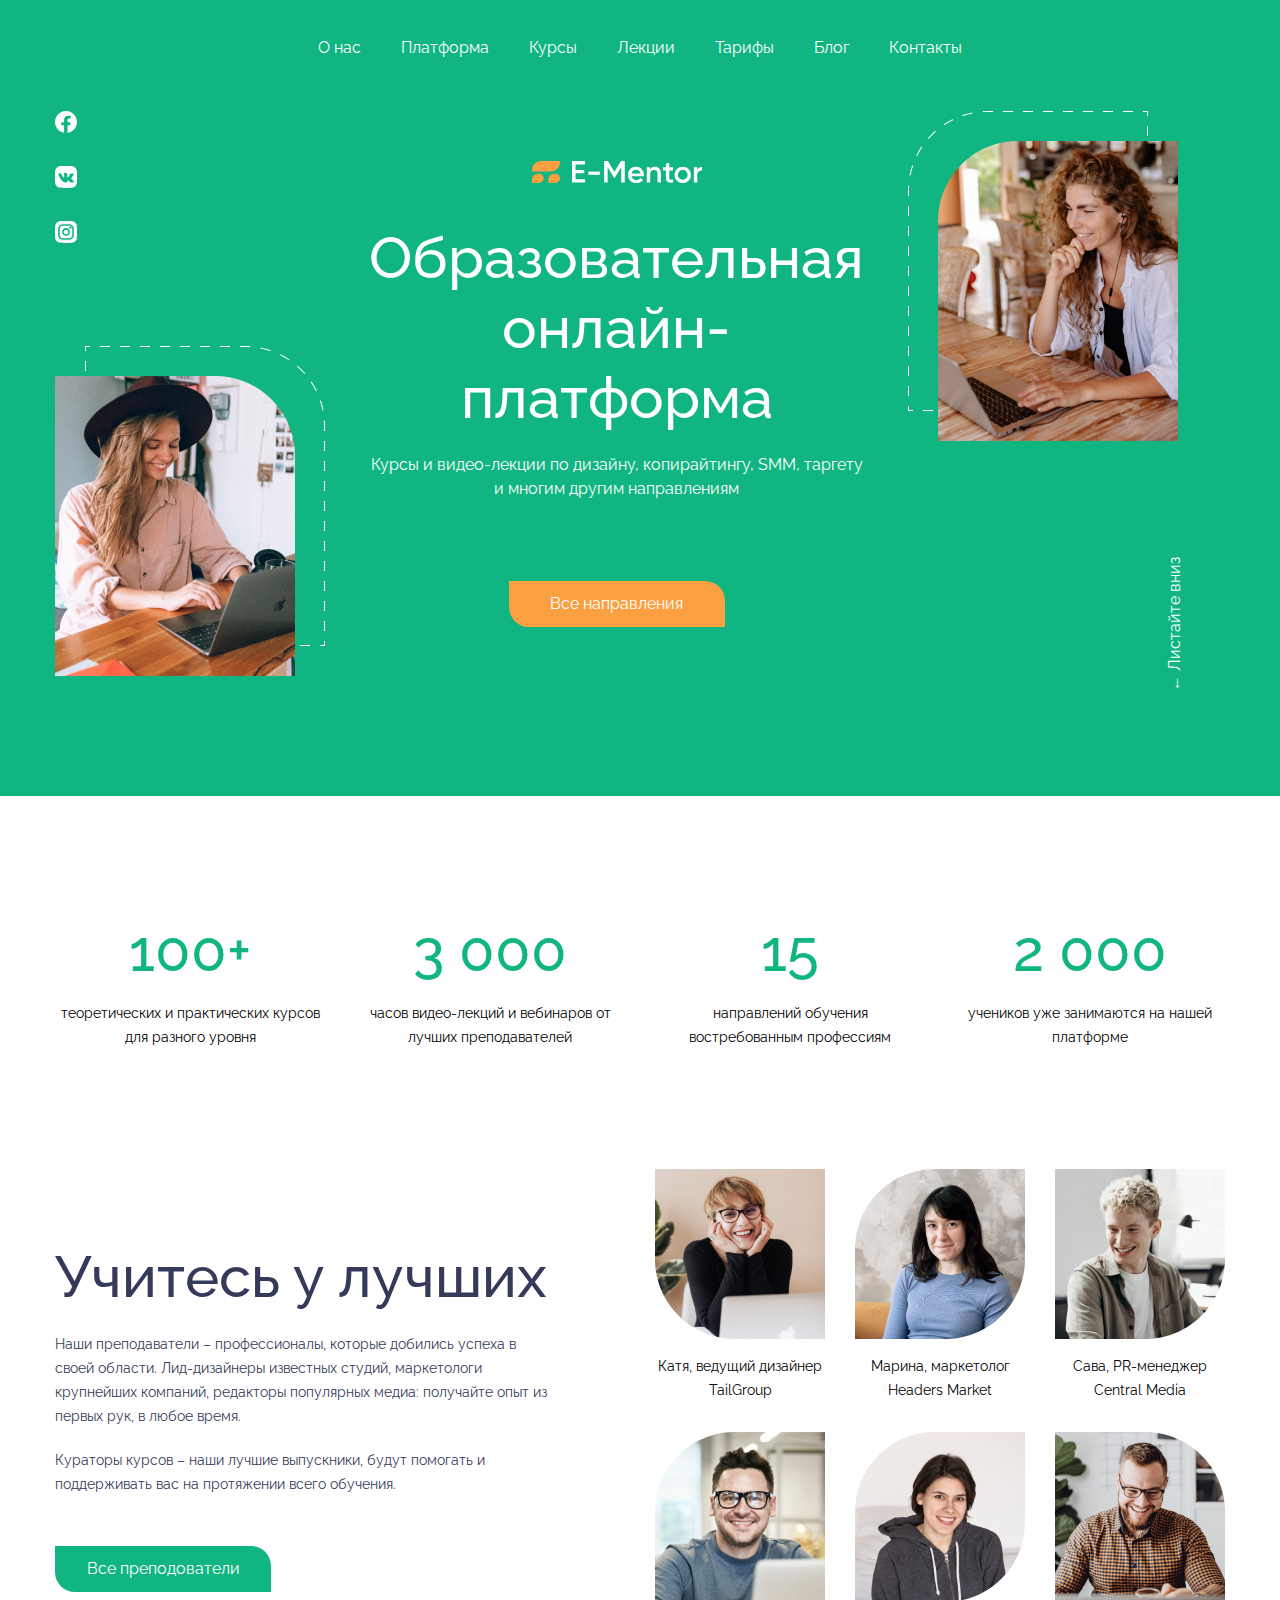
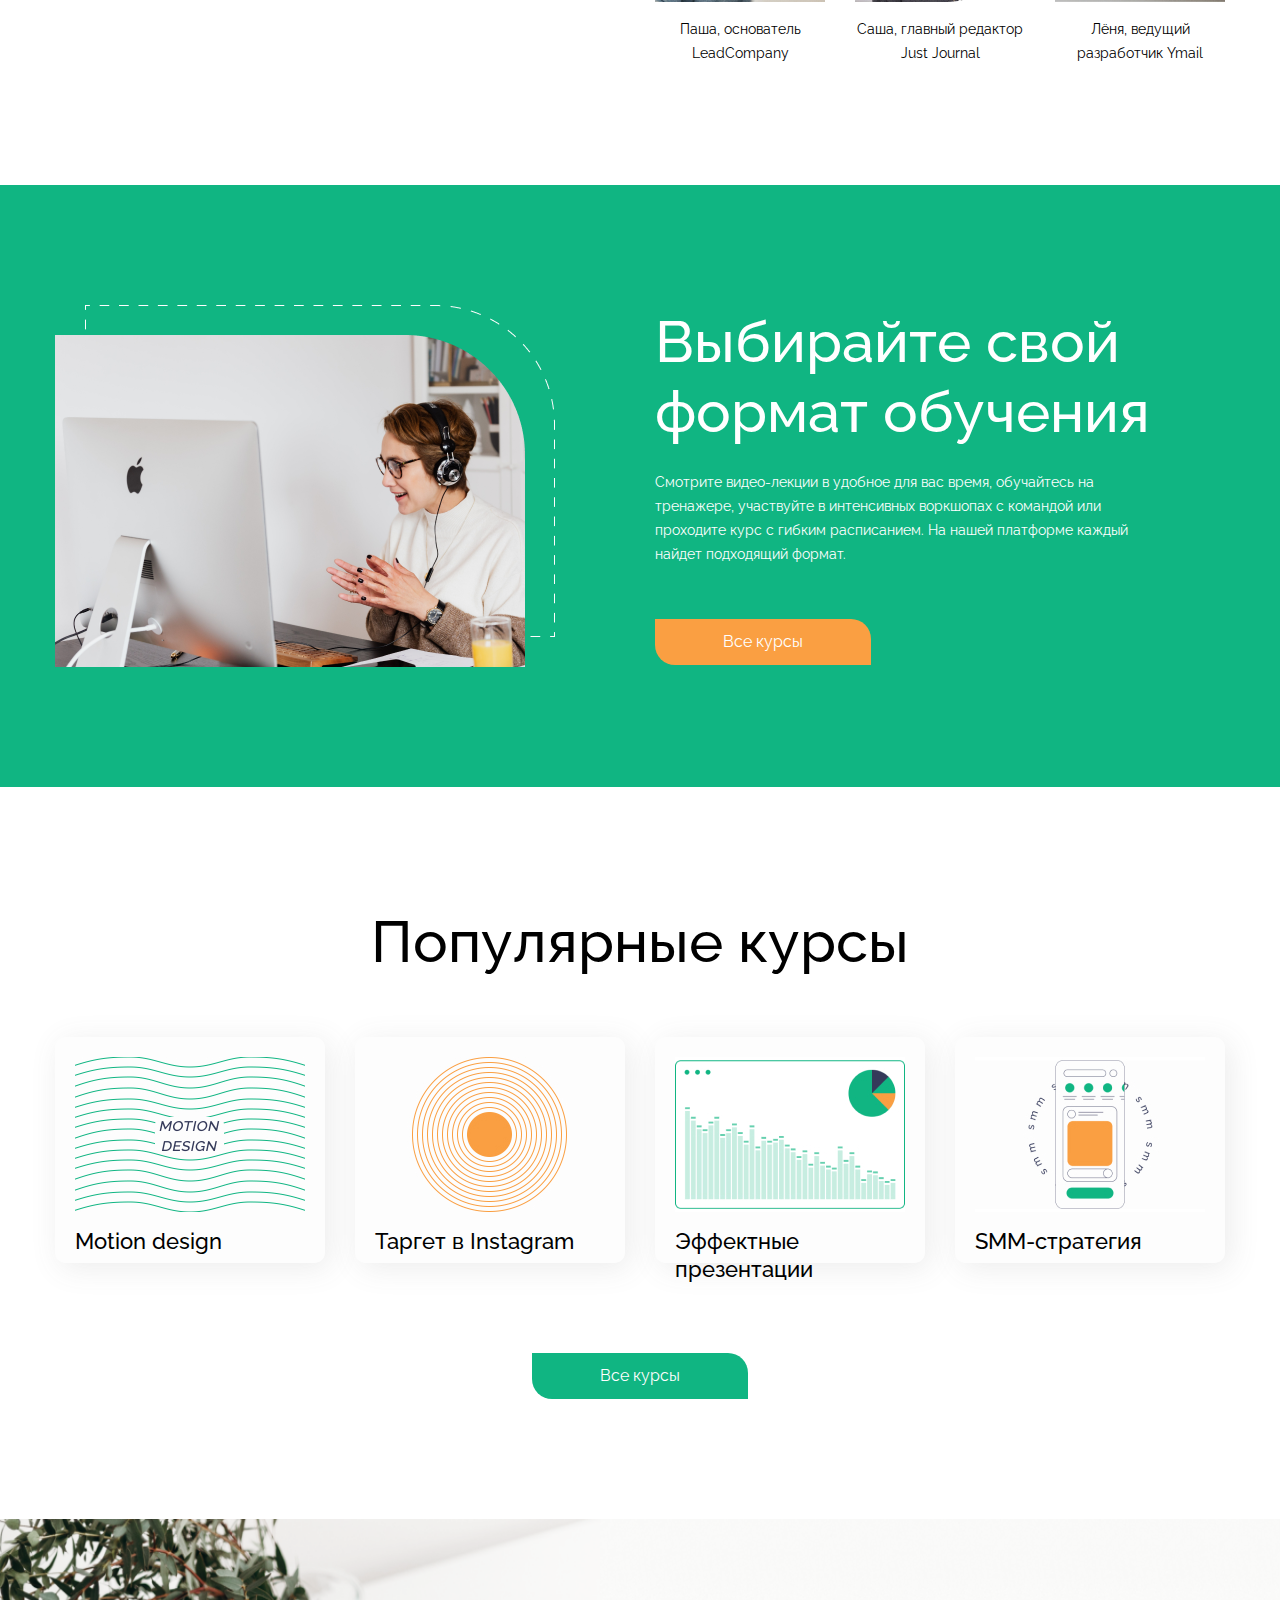
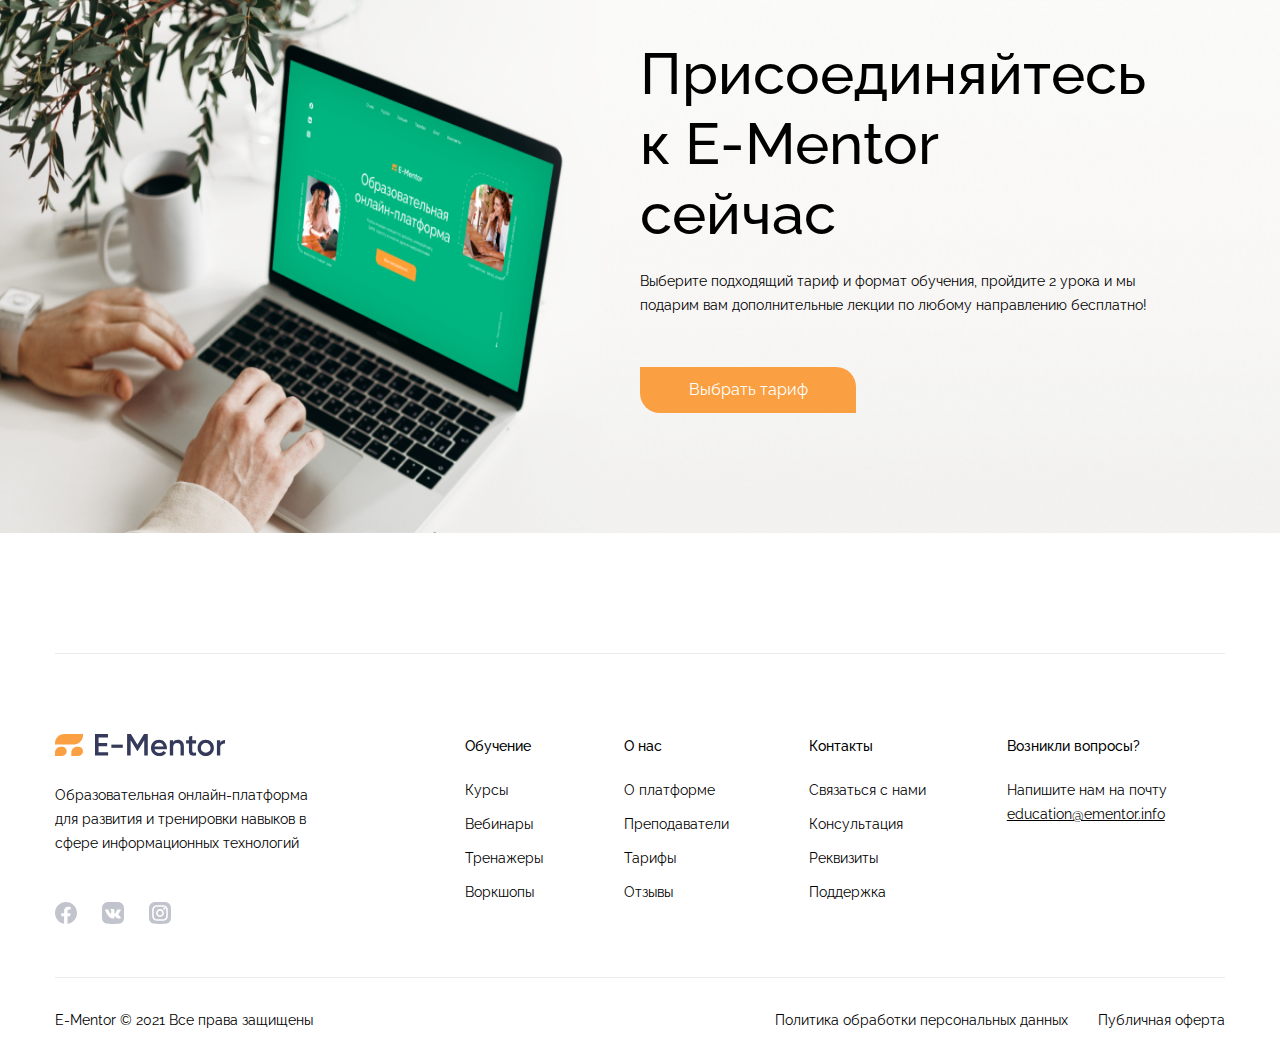
<file: index.html>
<!DOCTYPE html>
<html lang="ru">
<head>
    <meta charset="UTF-8">
    <meta http-equiv="X-UA-Compatible" content="IE=edge">
    <meta name="viewport" content="width=device-width, initial-scale=1.0">
    <title>Ementor</title>
    <link href="https://fonts.googleapis.com/css2?family=Raleway:wght@400;500&display=swap" rel="stylesheet">
    <link rel="stylesheet" href="style/reset.css">
    <link rel="stylesheet" href="style/style.css">
</head>
<body>
    <header>
    <div class="wrapper">
            <ul class="start__ul">
                <li><a href="course.html">О нас</a></li>
                <li><a href="course.html">Платформа</a></li>
                <li><a href="course.html">Курсы</a></li>
                <li><a href="course.html">Лекции</a></li>
                <li><a href="course.html">Тарифы</a></li>
                <li><a href="course.html">Блог</a></li>
                <li><a href="course.html">Контакты</a></li>
            </ul>
            <div class="header__body">
                <div class="left">
                    <ul class="left__socials">
                        <li><a href="#"><img src="images/social/facebook.svg" alt="/"></a></li>
                        <li><a href="#"><img src="images/social/vk.svg" alt="/"></a></li>
                        <li><a href="#"><img src="images/social/instagram.svg" alt="/"></a></li>
                    </ul>
                    <img src="images/1-left.png" alt="/" width="270px">
                </div>
                <div class="middle">
                    <img src="images/logo.svg" alt="/" class="logo">
                    <h1>Образовательная онлайн-платформа</h1>
                    <h2>Курсы и видео-лекции по дизайну, копирайтингу,
                        SMM, таргету и многим другим направлениям</h2>
                    <a href="#" class="btn_y">Все направления</a>
                </div>
                <div class="right">
                    <img src="images/1-right.png" alt="/" width="270px">
                    <span class="call">← Листайте вниз</span>
                </div>
            </div>

    </div>
    </header>
<!-- Учитесь у лучших -->
    <section class="teach">
    <div class="wrapper">
        <div class="teachnumber">
            <div class="teachnumber__item">
                    <h1>100+</h1>
                    <h3>теоретических и практических
                        курсов для разного уровня</h3>
            </div>
            <div class="teachnumber__item">
                    <h1>3 000</h1>
                    <h3>часов видео-лекций и вебинаров
                        от лучших преподавателей</h3>
            </div>
            <div class="teachnumber__item">
                    <h1>15</h1>
                    <h3>направлений обучения востребованным профессиям</h3>
            </div>
            <div class="teachnumber__item">
                    <h1>2 000</h1>
                    <h3>учеников уже занимаются
                        на нашей платформе</h3>
            </div>
        </div>
        <div class="teachtext">
            <div class="teachtext__left">
                <h1>Учитесь у лучших</h1>
                <h3>Наши преподаватели – профессионалы, которые добились успеха в своей области. Лид-дизайнеры известных студий, маркетологи крупнейших компаний, редакторы популярных медиа: получайте опыт из первых рук, в любое время.</h3>
                <h3>Кураторы курсов – наши лучшие выпускники, будут помогать     и поддерживать вас на протяжении всего обучения. </h3>
                <a href="#" class="btn_g">Все преподователи</a>
            </div>
            <div class="teachtext__right">
                <div class="teachtext__photo">
                    <img src="images/photo/1.jpg" alt="">
                    <h3>Катя, ведущий дизайнер TailGroup</h3>
                </div>
                <div class="teachtext__photo">
                    <img src="images/photo/2.jpg" alt="">
                    <h3>Марина, маркетолог Headers Market</h3>
                </div>
                <div class="teachtext__photo">
                    <img src="images/photo/3.jpg" alt="">
                    <h3>Сава, PR-менеджер Central Media</h3>
                </div>
                <div class="teachtext__photo">
                    <img src="images/photo/4.jpg" alt="">
                    <h3>Паша, основатель LeadCompany</h3>
                </div>
                <div class="teachtext__photo">
                    <img src="images/photo/5.jpg" alt="">
                    <h3>Саша, главный редактор Just Journal</h3>
                </div>
                <div class="teachtext__photo">
                    <img src="images/photo/6.jpg" alt="">
                    <h3>Лёня, ведущий разработчик Ymail</h3>
                </div>
            </div>
        </div>
    </div>
    </section>
<!-- Выберите свой формат обучения -->
    <section class="green choose">
    <div class="wrapper">
        <div class="block2">
            <div class="block2-left">
                <img src="images/Group1.png" alt="">
            </div>
            <div class="block2__right">
                <h1>Выбирайте свой формат обучения</h1>
                <h3>Смотрите видео-лекции в удобное для вас время, обучайтесь на тренажере, участвуйте в интенсивных воркшопах
                    с командой или проходите курс с гибким расписанием.
                    На нашей платформе каждый найдет подходящий формат.</h3>
                <a href="" class="btn_y">Все курсы</a>
            </div>
        </div>
    </div>
    </section>
<!-- Популярные курсы -->
    <section>
    <div class="wrapper">
        <div class="popular">
            <h1>Популярные курсы</h1>
            <div class="courses">
                <div class="courses__block__wrapper">
                    <div class="courses__block">
                        <img src="images/courses/4.jpg" alt="">
                        <h4>Motion design</h4>
                    </div>
                </div>
                <div class="courses__block__wrapper">
                    <div class="courses__block">
                        <img src="images/courses/3.jpg" alt="">
                        <h4>Таргет в Instagram</h4>
                    </div>
                </div>
                <div class="courses__block__wrapper">
                    <div class="courses__block">
                        <img src="images/courses/2.jpg" alt="">
                        <h4>Эффектные презентации</h4>
                    </div>
                </div>
                <div class="courses__block__wrapper">
                    <div class="courses__block">
                        <img src="images/courses/1.jpg" alt="">
                        <h4>SMM-стратегия</h4>
                    </div>
                </div>
            </div>
            <a href="" class="btn_g">Все курсы</a>
        </div>
    </div>
    </section>
<!-- Call To Action -->
    <section class="cta">
        <div class="wrapper">
            <div class="cta__text">
                <h1>Присоединяйтесь к E-Mentor сейчас</h1>
                <h3>Выберите подходящий тариф и формат обучения, пройдите 2 урока и мы подарим вам дополнительные лекции по любому направлению бесплатно!</h3>
                <a href="" class="btn_y">Выбрать тариф</a>
            </div>
        </div>
    </section>
<!-- Подвал -->
    <footer>
        <div class="wrapper">
            <div class="footer">
                <div class="footer__left">
                    <img src="images/logo-footer.svg" alt="" width="170px">
                    <h3>Образовательная онлайн-платформа для развития и тренировки навыков
                        в сфере информационных технологий</h3>
                    <ul>
                        <li><img src="images/social/facebook-footer.svg" alt=""></li>
                        <li><img src="images/social/vk-footer.svg" alt=""></li>
                        <li><img src="images/social/instagram-footer.svg" alt=""></li>
                    </ul>
                </div>
                <div class="footer__right">
                    <div class="footer__text">
                        <h3 class="f5">Обучение</h3>
                        <h3>Курсы</h3>
                        <h3>Вебинары</h3>
                        <h3>Тренажеры</h3>
                        <h3>Воркшопы</h3>
                    </div>
                    <div class="footer__text">
                        <h3 class="f5">О нас</h3>
                        <h3>О платформе</h3>
                        <h3>Преподаватели</h3>
                        <h3>Тарифы</h3>
                        <h3>Отзывы</h3>
                    </div>
                    <div class="footer__text">
                        <h3 class="f5">Контакты</h3>
                        <h3>Связаться с нами</h3>
                        <h3>Консультация</h3>
                        <h3>Реквизиты</h3>
                        <h3>Поддержка</h3>
                    </div>
                    <div class="footer__text">
                        <h3 class="f5">Возникли вопросы?</h3>
                        <h3>Напишите нам на почту <br> <span class="under">education@ementor.info</span> </h3>
                    </div>
                </div>
            </div>
            <div class="footer2">
                <h3>E-Mentor © 2021 Все права защищены</h3>
                <span>
                    <h3>Политика обработки персональных данных</h3>
                    <h3>Публичная оферта</h3>
                </spa>
            </div>
        </div>
    </footer>
</body>
</html>
</file>
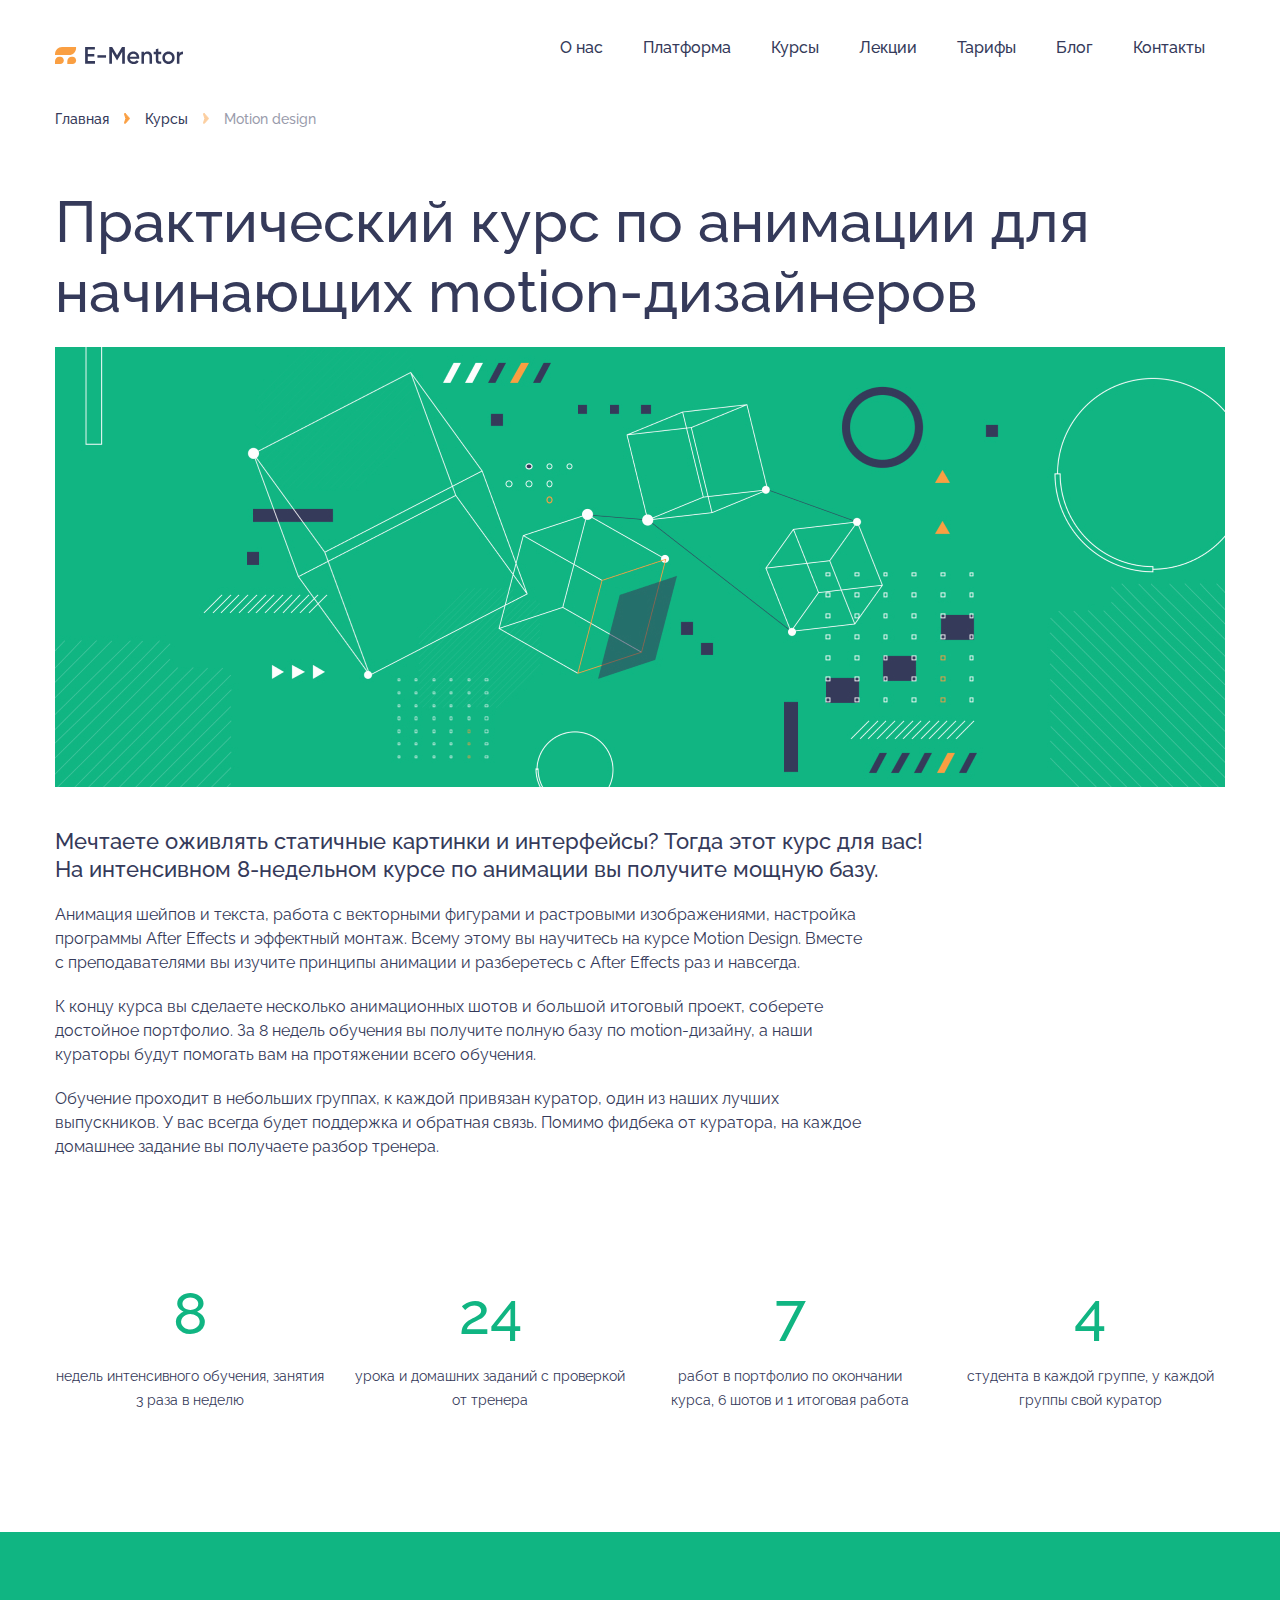
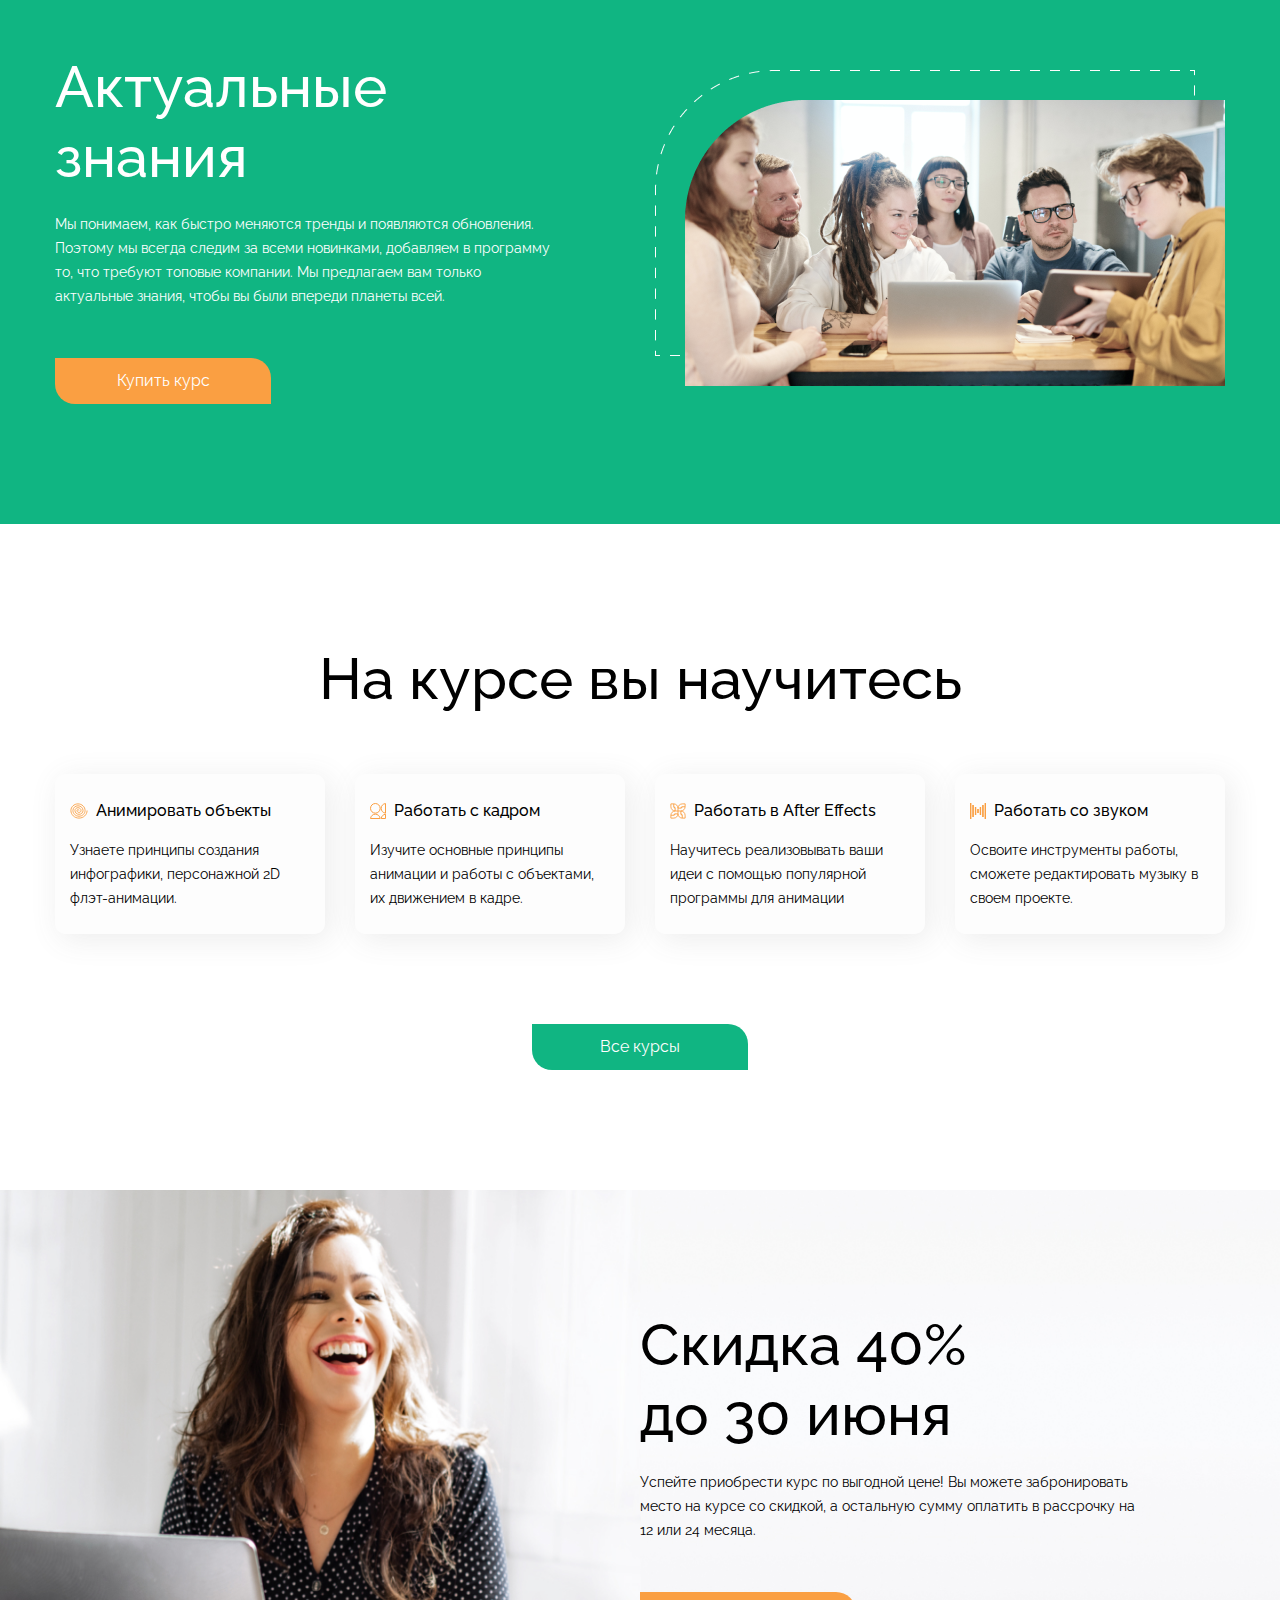
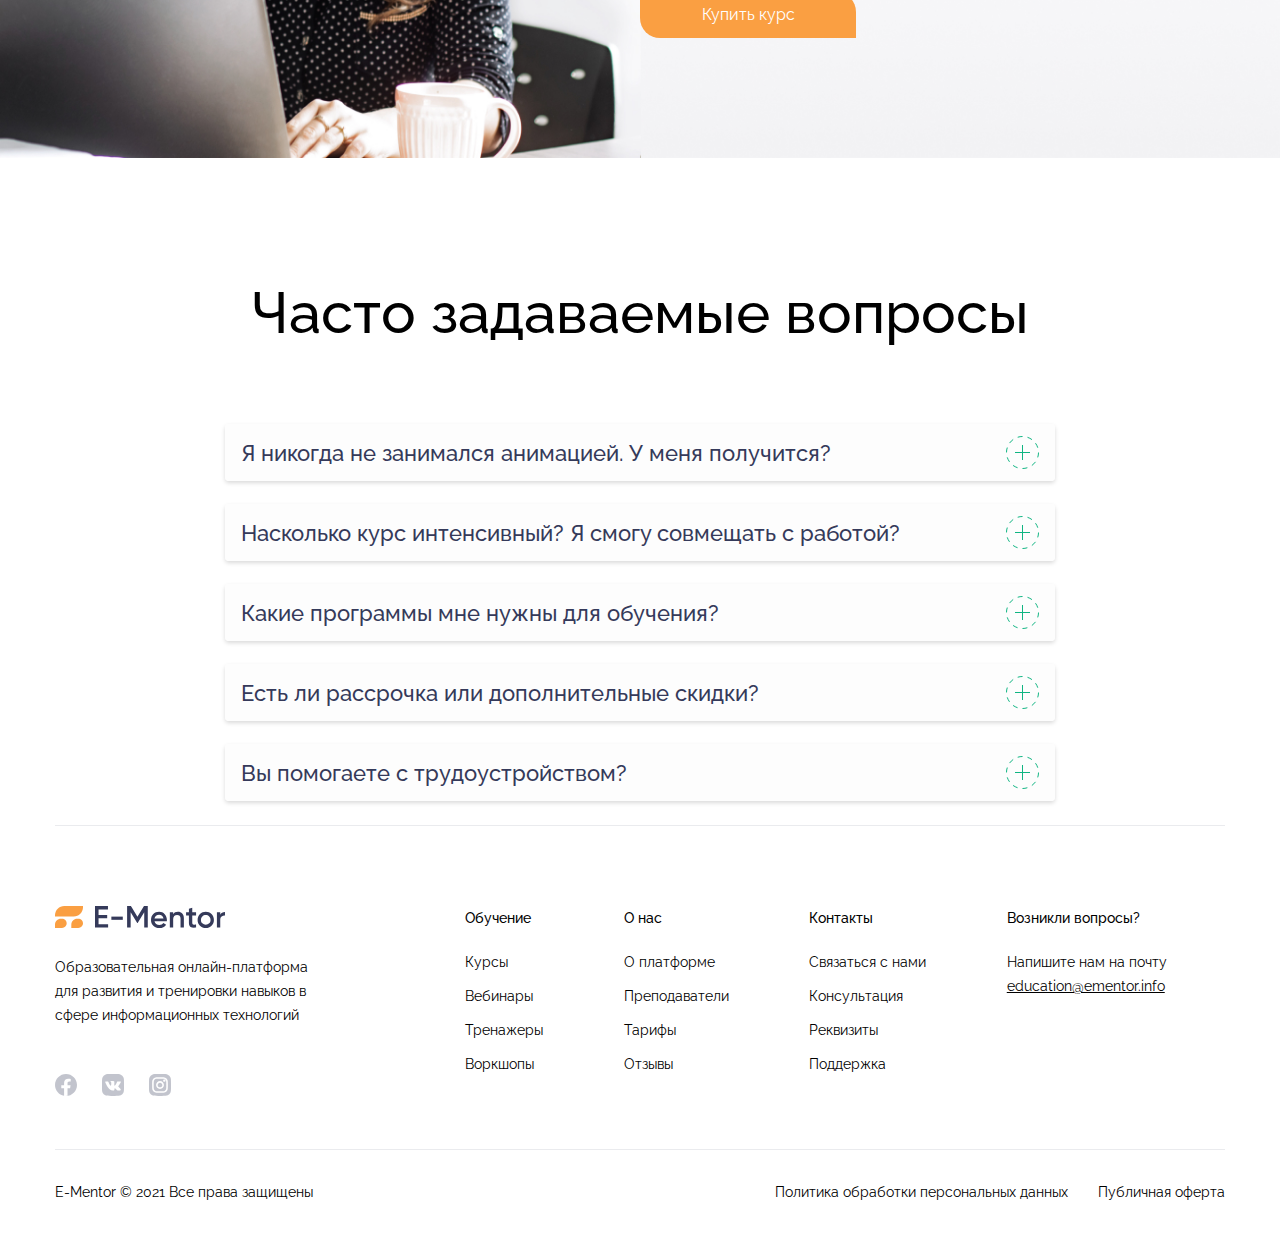
<file: course.html>
<!DOCTYPE html>
<html lang="ru">

<head>
    <meta charset="UTF-8">
    <meta http-equiv="X-UA-Compatible" content="IE=edge">
    <meta name="viewport" content="width=device-width, initial-scale=1.0">
    <title>Ementor - Курсы</title>
    <link href="https://fonts.googleapis.com/css2?family=Raleway:wght@400;500&display=swap" rel="stylesheet">
    <link rel="stylesheet" href="style/reset.css">
    <link rel="stylesheet" href="style/style.css">
</head>

<body>
    <header class="white">
        <div class="wrapper">
            <div class="header__top">
                <img src="images/logo-footer.svg" alt="" width="128px">
                <ul class="start__ul white">
                    <li><a href="index.html">О нас</a></li>
                    <li><a href="index.html">Платформа</a></li>
                    <li><a href="index.html">Курсы</a></li>
                    <li><a href="index.html">Лекции</a></li>
                    <li><a href="index.html">Тарифы</a></li>
                    <li><a href="index.html">Блог</a></li>
                    <li><a href="index.html">Контакты</a></li>
                </ul>
            </div>
            <ul class="breadcrumb">
                <li><a href="index.html">Главная</a></li>
                <li><a href="#">Курсы</a></li>
                <li><a href="#">Motion design</a></li>
            </ul>
            <div class="header__white__text">
                <h1>Практический курс по анимации
                    для начинающих motion-дизайнеров</h1>
                <img src="images/course-page/bg-2.jpg" alt="">
                <h4>Мечтаете оживлять статичные картинки и интерфейсы? Тогда этот курс для вас!
                    На интенсивном 8-недельном курсе по анимации вы получите мощную базу.</h4>
                <h2>Анимация шейпов и текста, работа с векторными фигурами и растровыми изображениями, настройка
                    программы After Effects и эффектный монтаж. Всему этому вы научитесь на курсе Motion Design. Вместе
                    с преподавателями вы изучите принципы анимации и разберетесь с After Effects раз и навсегда.</h2>
                <h2>К концу курса вы сделаете несколько анимационных шотов и большой итоговый проект, соберете достойное
                    портфолио. За 8 недель обучения вы получите полную базу по motion-дизайну, а наши кураторы будут
                    помогать вам на протяжении всего обучения.</h2>
                <h2>Обучение проходит в небольших группах, к каждой привязан куратор, один из наших лучших выпускников.
                    У вас всегда будет поддержка и обратная связь. Помимо фидбека от куратора, на каждое домашнее
                    задание вы получаете разбор тренера.</h2>
            </div>
            <div class="teachnumber2">
                <div class="teachnumber__item">
                    <h1>8</h1>
                    <h3>недель интенсивного обучения,
                        занятия 3 раза в неделю</h3>
                </div>
                <div class="teachnumber__item">
                    <h1>24</h1>
                    <h3>урока и домашних заданий
                        с проверкой от тренера</h3>
                </div>
                <div class="teachnumber__item">
                    <h1>7</h1>
                    <h3>работ в портфолио по окончании курса, 6 шотов и 1 итоговая работа</h3>
                </div>
                <div class="teachnumber__item">
                    <h1>4</h1>
                    <h3>студента в каждой группе, у каждой группы свой куратор</h3>
                </div>
            </div>
        </div>
    </header>
    <!-- Актуальные знания -->
    <section class="green">
        <div class="wrapper">
            <div class="block2">
                <div class="block2-left">
                    <h1>Актуальные знания</h1>
                    <h3>Мы понимаем, как быстро меняются тренды и появляются обновления. Поэтому мы всегда следим за
                        всеми новинками, добавляем в программу то, что требуют топовые компании. Мы предлагаем вам
                        только актуальные знания, чтобы вы были впереди планеты всей. </h3>
                    <a href="" class="btn_y">Купить курс</a>
                </div>
                <div class="block2__right">
                    <img src="images/course-page/actual-photo.png" alt="">
                </div>
            </div>
        </div>
    </section>
    <!-- На курсе вы научитесь -->
    <section>
        <div class="wrapper">
            <div class="popular">
                <h1>На курсе вы научитесь</h1>
                <div class="courses">
                    <div class="courses__block__wrapper2">
                        <div class="courses__block2">
                            <div class="top">
                                <img src="images/course-page/icon/4.svg" alt="">
                                <h2>Анимировать объекты</h2>
                            </div>
                            <h3>Узнаете принципы создания инфографики, персонажной 2D флэт-анимации.</h3>
                        </div>
                    </div>
                    <div class="courses__block__wrapper2">
                        <div class="courses__block2">
                            <div class="top">
                                <img src="images/course-page/icon/3.svg" alt="">
                                <h2>Работать с кадром</h2>
                            </div>
                            <h3>Изучите основные принципы анимации и работы с объектами, их движением в кадре.</h3>
                        </div>
                    </div>
                    <div class="courses__block__wrapper2">
                        <div class="courses__block2">
                            <div class="top">
                                <img src="images/course-page/icon/2.svg" alt="">
                                <h2>Работать в After Effects</h2>
                            </div>
                            <h3>Научитесь реализовывать ваши идеи с помощью популярной программы для анимации</h3>
                        </div>
                    </div>
                    <div class="courses__block__wrapper2">
                        <div class="courses__block2">
                            <div class="top">
                                <img src="images/course-page/icon/1.svg" alt="">
                                <h2>Работать со звуком</h2>
                            </div>
                            <h3>Освоите инструменты работы, сможете редактировать музыку
                                в своем проекте.</h3>
                        </div>
                    </div>
                </div>
                <a href="" class="btn_g">Все курсы</a>
            </div>
        </div>
    </section>
    <!-- Call to Action -->
    <section class="cta2">
        <div class="wrapper">
            <div class="cta__text">
                <h1>Скидка 40% <br> до 30 июня</h1>
                <h3>Успейте приобрести курс по выгодной цене! Вы можете забронировать место на курсе со скидкой, а
                    остальную сумму оплатить в рассрочку на 12 или 24 месяца.</h3>
                <a href="" class="btn_y">Купить курс</a>
            </div>
        </div>
    </section>
    <!-- Часто задаваемые вопросы (Аккордеон) -->
    <section class="faq">
        <div class="wrapper">
            <h1>Часто задаваемые вопросы</h1>
            <!-- Аккордеон -->
            <div id="accordion" class="accordion" style="max-width: 30rem; margin: 1rem auto;">
                <div class="accordion__item">
                    <div class="accordion__header">
                        <h4>Я никогда не занимался анимацией. У меня получится?</h4>
                    </div>
                    <div class="accordion__body">
                        <div class="accordion__content">
                            <h2>Конечно! Этот курс рассчитан для новичков, для тех, кто еще совсем ничего не умеет. Курс интенсивный, но оно того стоит. Главное выполняйте домашнее задание в срок. Вам всегда будут помогать тренеры и кураторы. Все получится!</h2>
                        </div>
                    </div>
                </div>
                <div class="accordion__item">
                    <div class="accordion__header">
                        <h4>Насколько курс интенсивный? Я смогу совмещать с работой?</h4>
                    </div>
                    <div class="accordion__body">
                        <div class="accordion__content">
                            <h2>Курс довольно интенсивный, но, при большом желании, вы будете успевать все. Вам понадобится 2-3 свободных часа в день на изучение материала и выполнение домашних заданий.</h2>
                        </div>
                    </div>
                </div>
                <div class="accordion__item">
                    <div class="accordion__header">
                        <h4>Какие программы мне нужны для обучения?</h4>
                    </div>
                    <div class="accordion__body">
                        <div class="accordion__content">
                            <h2>Рыбный текст, который не был предоставлен</h2>
                        </div>
                    </div>
                </div>
                <div class="accordion__item">
                    <div class="accordion__header">
                        <h4>Есть ли рассрочка или дополнительные скидки?</h4>
                    </div>
                    <div class="accordion__body">
                        <div class="accordion__content">
                            <h2>Рыбный текст, который не был предоставлен</h2>
                        </div>
                    </div>
                </div>
                <div class="accordion__item">
                    <div class="accordion__header">
                        <h4>Вы помогаете с трудоустройством?</h4>
                    </div>
                    <div class="accordion__body">
                        <div class="accordion__content">
                            <h2>Да, мы даём рыбные тексты!</h2>
                        </div>
                    </div>
                </div>
            </div>
        </div>
    </section>
    <footer>
        <div class="wrapper">
            <div class="footer">
                <div class="footer__left">
                    <img src="images/logo-footer.svg" alt="" width="170px">
                    <h3>Образовательная онлайн-платформа для развития и тренировки навыков
                        в сфере информационных технологий</h3>
                    <ul>
                        <li><img src="images/social/facebook-footer.svg" alt=""></li>
                        <li><img src="images/social/vk-footer.svg" alt=""></li>
                        <li><img src="images/social/instagram-footer.svg" alt=""></li>
                    </ul>
                </div>
                <div class="footer__right">
                    <div class="footer__text">
                        <h3 class="f5">Обучение</h3>
                        <h3>Курсы</h3>
                        <h3>Вебинары</h3>
                        <h3>Тренажеры</h3>
                        <h3>Воркшопы</h3>
                    </div>
                    <div class="footer__text">
                        <h3 class="f5">О нас</h3>
                        <h3>О платформе</h3>
                        <h3>Преподаватели</h3>
                        <h3>Тарифы</h3>
                        <h3>Отзывы</h3>
                    </div>
                    <div class="footer__text">
                        <h3 class="f5">Контакты</h3>
                        <h3>Связаться с нами</h3>
                        <h3>Консультация</h3>
                        <h3>Реквизиты</h3>
                        <h3>Поддержка</h3>
                    </div>
                    <div class="footer__text">
                        <h3 class="f5">Возникли вопросы?</h3>
                        <h3>Напишите нам на почту <br> <span class="under">education@ementor.info</span> </h3>
                    </div>
                </div>
            </div>
            <div class="footer2">
                <h3>E-Mentor © 2021 Все права защищены</h3>
                <span>
                    <h3>Политика обработки персональных данных</h3>
                    <h3>Публичная оферта</h3>
                    </spa>
            </div>
        </div>
    </footer>

<script src="accordeon/acc.js"></script>
</body>
</html>
</file>
<file: style/style.css>
@import url(breadcrumb.css);
@import url(../accordeon/acc.css);
html {
  overflow-x: hidden;
}

body {
  font-family: "Raleway", sans-serif;
}

h1 {
  font-size: 58px;
  font-weight: 500;
  line-height: 70px;
}

h2 {
  font-size: 16px;
  font-weight: 400;
  line-height: 24px;
}

h3 {
  font-size: 14px;
  font-weight: 400;
  line-height: 24px;
}

h4 {
  font-size: 22px;
  font-weight: 500;
  line-height: 28px;
}

a {
  font-size: 16px;
  font-weight: 400;
}

.f5 {
  font-weight: 500;
}

ul {
  list-style: none;
  display: flex;
}

.green {
  color: white;
  background: #10B582;
}

.white {
  background: white;
  color: #353A5A;
}
.white a {
  color: #353A5A;
  font-weight: 500;
}

.wrapper {
  max-width: 1170px;
  margin: 0 auto;
}

.btn_y {
  background: #FA9F42;
  border-radius: 0px 20px;
  padding: 15px 28px;
  margin-top: 30px;
  width: 160px;
  text-align: center;
}
.btn_y:hover {
  border-bottom: none;
}

.btn_g {
  background: #10B582;
  border-radius: 0px 20px;
  padding: 15px 28px;
  margin-top: 30px;
  width: 160px;
  text-align: center;
}
.btn_g:hover {
  border-bottom: none;
}

.logo {
  width: 170px;
  height: 22px;
}

a {
  text-decoration: none;
  color: white;
}
a:hover {
  border-bottom: 2px dashed #FA9F42;
}

header {
  color: white;
  background: #10B582;
  padding-bottom: 120px;
}
header .start__ul {
  color: white;
  gap: 40px;
  justify-content: center;
  padding: 40px 20px 0;
  margin-bottom: 55px;
}

.header__top {
  display: flex;
  justify-content: space-between;
  align-items: center;
}

.header__body {
  display: flex;
  gap: 44px;
}
.header__body .left {
  display: flex;
  flex-direction: column;
  flex-basis: 30%;
  gap: 100px;
}
.header__body .left .left__socials {
  display: flex;
  flex-direction: column;
  gap: 30px;
}
.header__body .left .left__socials a:hover {
  border-bottom: none;
}
.header__body .middle {
  display: flex;
  flex-direction: column;
  justify-content: center;
  align-items: center;
  text-align: center;
}
.header__body .middle h1 {
  padding-top: 40px;
  padding-bottom: 20px;
}
.header__body .middle h2 {
  padding-bottom: 50px;
}
.header__body .right {
  display: flex;
  flex-direction: column;
  flex-basis: 30%;
}
.header__body .right .call {
  margin-left: 200px;
  margin-top: 175px;
  transform: rotate(270deg);
  white-space: nowrap;
}

.header__white__text {
  display: flex;
  flex-direction: column;
  gap: 20px;
}
.header__white__text h4 {
  width: 870px;
}
.header__white__text h2 {
  width: 809px;
}
.header__white__text img {
  padding-bottom: 20px;
}

.teachnumber {
  display: flex;
  justify-content: space-between;
  padding: 120px 0px;
  flex-wrap: wrap;
}

.teachnumber2 {
  display: flex;
  justify-content: space-between;
  padding-top: 120px;
}

.teachnumber__item {
  display: flex;
  flex-direction: column;
  align-items: center;
  gap: 15px;
  text-align: center;
  max-width: 270px;
}
.teachnumber__item h1 {
  color: #10B582;
}

.teachtext {
  display: flex;
  gap: 100px;
  padding-bottom: 120px;
}

.teachtext__left {
  flex-basis: 500px;
  text-align: left;
  color: #353A5A;
  display: flex;
  flex-direction: column;
  justify-content: center;
  gap: 20px;
}

.teachtext__right {
  flex-basis: 570px;
  display: flex;
  gap: 30px;
  flex-wrap: wrap;
}

.teachtext__photo {
  width: 170px;
  display: flex;
  flex-direction: column;
  gap: 15px;
}
.teachtext__photo h3 {
  text-align: center;
}

.block2 {
  padding: 120px 0;
  display: flex;
  gap: 100px;
}

.block2-left {
  flex-basis: 500px;
  display: flex;
  flex-direction: column;
  gap: 20px;
  justify-content: space-around;
}

.block2__right {
  flex-basis: 500px;
  display: flex;
  flex-direction: column;
  gap: 20px;
  justify-content: space-around;
}

.popular {
  padding: 120px 0;
  display: flex;
  flex-direction: column;
  gap: 60px;
  align-items: center;
}

.courses {
  display: flex;
  gap: 30px;
}

.courses__block__wrapper {
  background: #FDFDFD;
  box-shadow: 5px 5px 30px rgba(101, 101, 101, 0.12);
  border-radius: 10px;
  width: 270px;
  height: 226px;
}

.courses__block__wrapper2 {
  background: #FDFDFD;
  box-shadow: 5px 5px 30px rgba(101, 101, 101, 0.12);
  border-radius: 10px;
  width: 270px;
  height: 135px;
  padding-bottom: 25px;
}

.courses__block {
  display: flex;
  flex-direction: column;
  gap: 15px;
  padding: 20px 20px 0;
}
.courses__block h4 {
  font-weight: 500;
}
.courses__block img {
  width: 230px;
  height: 155px;
}

.courses__block2 {
  display: flex;
  flex-direction: column;
  gap: 15px;
  padding: 25px 15px;
}
.courses__block2 img {
  height: 16px;
}
.courses__block2 .top {
  display: flex;
  gap: 8px;
  align-items: center;
}
.courses__block2 h2 {
  font-weight: 500;
}

.cta {
  background-image: url(../images/banner.jpg);
  background-repeat: round;
  padding-bottom: 120px;
  margin-bottom: 120px;
}

.cta2 {
  background-image: url(../images/course-page/banner.jpg);
  background-repeat: round;
  padding-bottom: 120px;
  margin-bottom: 120px;
}

.cta__text {
  display: flex;
  flex-direction: column;
  gap: 20px;
  width: 508px;
  padding-left: 50%;
  padding-top: 120px;
}

.faq {
  text-align: center;
}
.faq h1 {
  padding-bottom: 60px;
}

.footer {
  display: flex;
  gap: 100px;
  padding-top: 80px;
  border-top: 1px solid rgba(53, 58, 90, 0.1);
  padding-bottom: 50px;
  border-bottom: 1px solid rgba(53, 58, 90, 0.1);
}

.footer__left {
  flex-basis: 270px;
  display: flex;
  flex-direction: column;
  gap: 27px;
}
.footer__left ul {
  padding-top: 20px;
  display: flex;
  gap: 25px;
}

.footer__right {
  display: flex;
  flex-basis: 782px;
  justify-content: space-around;
}

.footer__text {
  display: flex;
  flex-direction: column;
  gap: 10px;
}
.footer__text .f5 {
  padding-bottom: 10px;
}

.under {
  text-decoration: underline;
}

.footer2 {
  padding: 30px 0;
  display: flex;
  justify-content: space-between;
}
.footer2 span {
  display: flex;
  gap: 30px;
}

@media (max-width: 1100px) {
  .right img {
    display: none;
    flex-basis: 0;
  }
  .right span {
    display: none;
    flex-basis: 0;
  }
  .left img {
    display: none;
    flex-basis: 0;
  }
  .teach {
    padding: 0 2%;
  }
  .teachtext__right {
    justify-content: center;
  }
  .choose {
    padding: 0 2%;
  }
  .choose h1 {
    font-size: 40px;
    line-height: 1.3;
  }
  .courses {
    flex-wrap: wrap;
    justify-content: center;
  }
  .cta__text h1 {
    padding-right: 20%;
    font-size: 40px;
    line-height: 1.3;
  }
  .cta__text h3 {
    padding-right: 10%;
  }
  footer {
    padding: 0 2%;
  }
}
@media (max-width: 900px) {
  .block2-left img {
    width: 100%;
  }
  .cta {
    background-size: 100%;
    background-repeat: space;
    margin-bottom: 0;
  }
  .cta__text {
    padding-top: 10px;
  }
  .cta h3 {
    max-width: 300px;
  }
  .cta__text .btn_y {
    margin-top: 0;
  }
}
@media (max-width: 800px) {
  .cta h1 {
    max-width: 300px;
    flex-wrap: normal;
  }
  .cta__text {
    padding-left: 44%;
    gap: 2px;
  }
  .footer__right {
    flex-wrap: wrap;
  }
  .footer__text {
    gap: 1px;
    padding-bottom: 40px;
  }
}
@media (max-width: 700px) {
  h1 {
    font-size: 30px;
    line-height: 1.1;
  }
  header {
    padding-bottom: 40px;
  }
  header ul {
    flex-wrap: wrap;
  }
  .header__body .middle h2 {
    padding: 0;
  }
  .teachnumber {
    padding: 40px 0 30px;
  }
  .teachtext {
    flex-direction: column;
    padding-bottom: 30px;
  }
  .teachtext__left {
    align-items: center;
    flex-basis: 0;
  }
  .block2 {
    justify-content: center;
    padding: 40px 0;
  }
  .block2__right {
    text-align: center;
    align-items: center;
  }
  .block2-left {
    display: none;
  }
  .popular {
    padding: 40px 0;
  }
  .cta {
    padding-bottom: 0;
  }
  .cta__text {
    padding-left: 50%;
  }
  .cta__text h1 {
    font-size: 30px;
    line-height: 1.1;
  }
  .footer__left {
    padding: 0 5%;
  }
}
@media (max-width: 600px) {
  .popular h4 {
    font-size: 18px;
  }
  .cta__text {
    padding-left: 44%;
    padding-top: 0;
  }
  .footer {
    flex-direction: column;
    gap: 40px;
    padding-bottom: 0;
  }
  .footer__left {
    flex-basis: 0;
    gap: 10px;
  }
  .footer__right {
    flex-basis: 0;
    gap: 20px;
  }
  .footer__left ul {
    padding: 0;
  }
}
@media (max-width: 550px) {
  .cta {
    background: none;
  }
  .cta__text {
    padding: 0;
    gap: 20px;
    text-align: center;
    align-items: center;
    width: -webkit-fill-available;
    width: -moz-available;
    width: fill;
  }
  .cta h1 {
    padding: 0;
  }
  .cta h3 {
    padding: 0;
  }
  footer .footer2 {
    flex-direction: column;
  }
  footer .footer2 span {
    flex-direction: column;
  }
}/*# sourceMappingURL=style.css.map */
</file>
